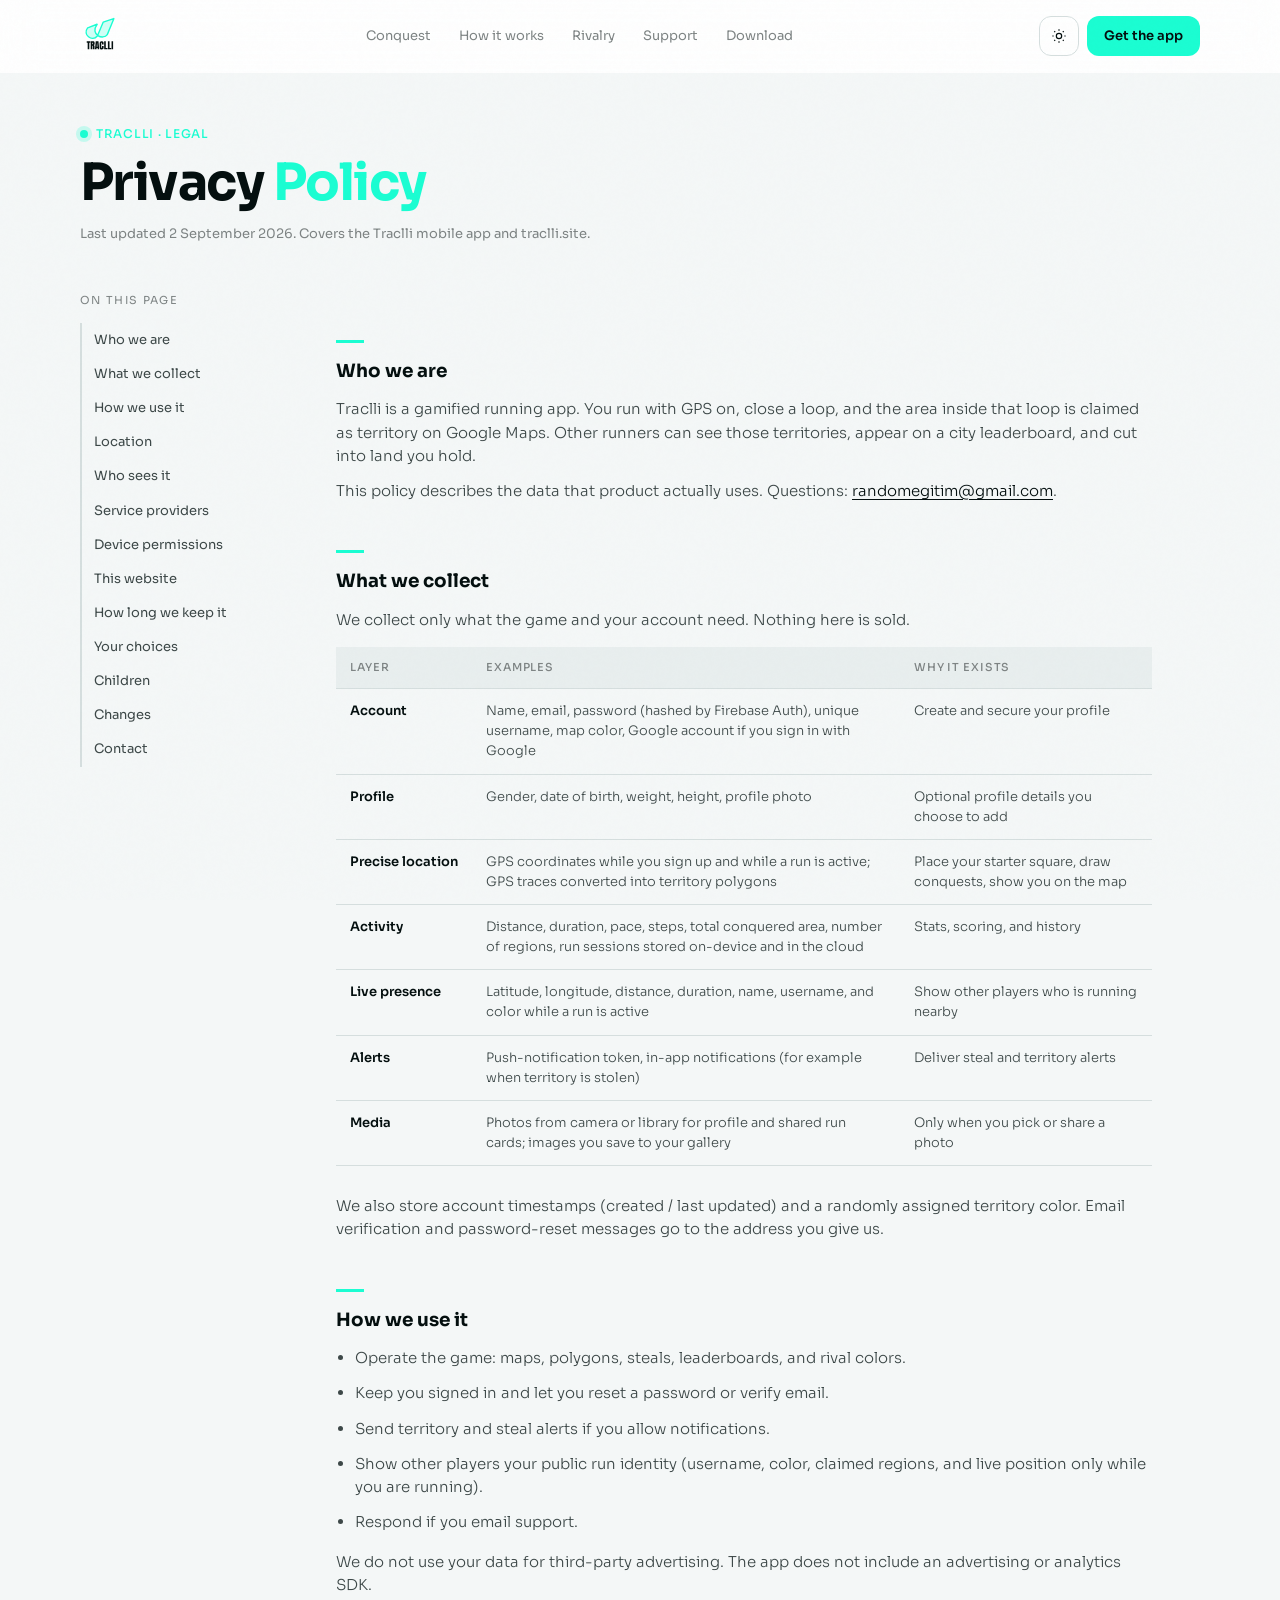
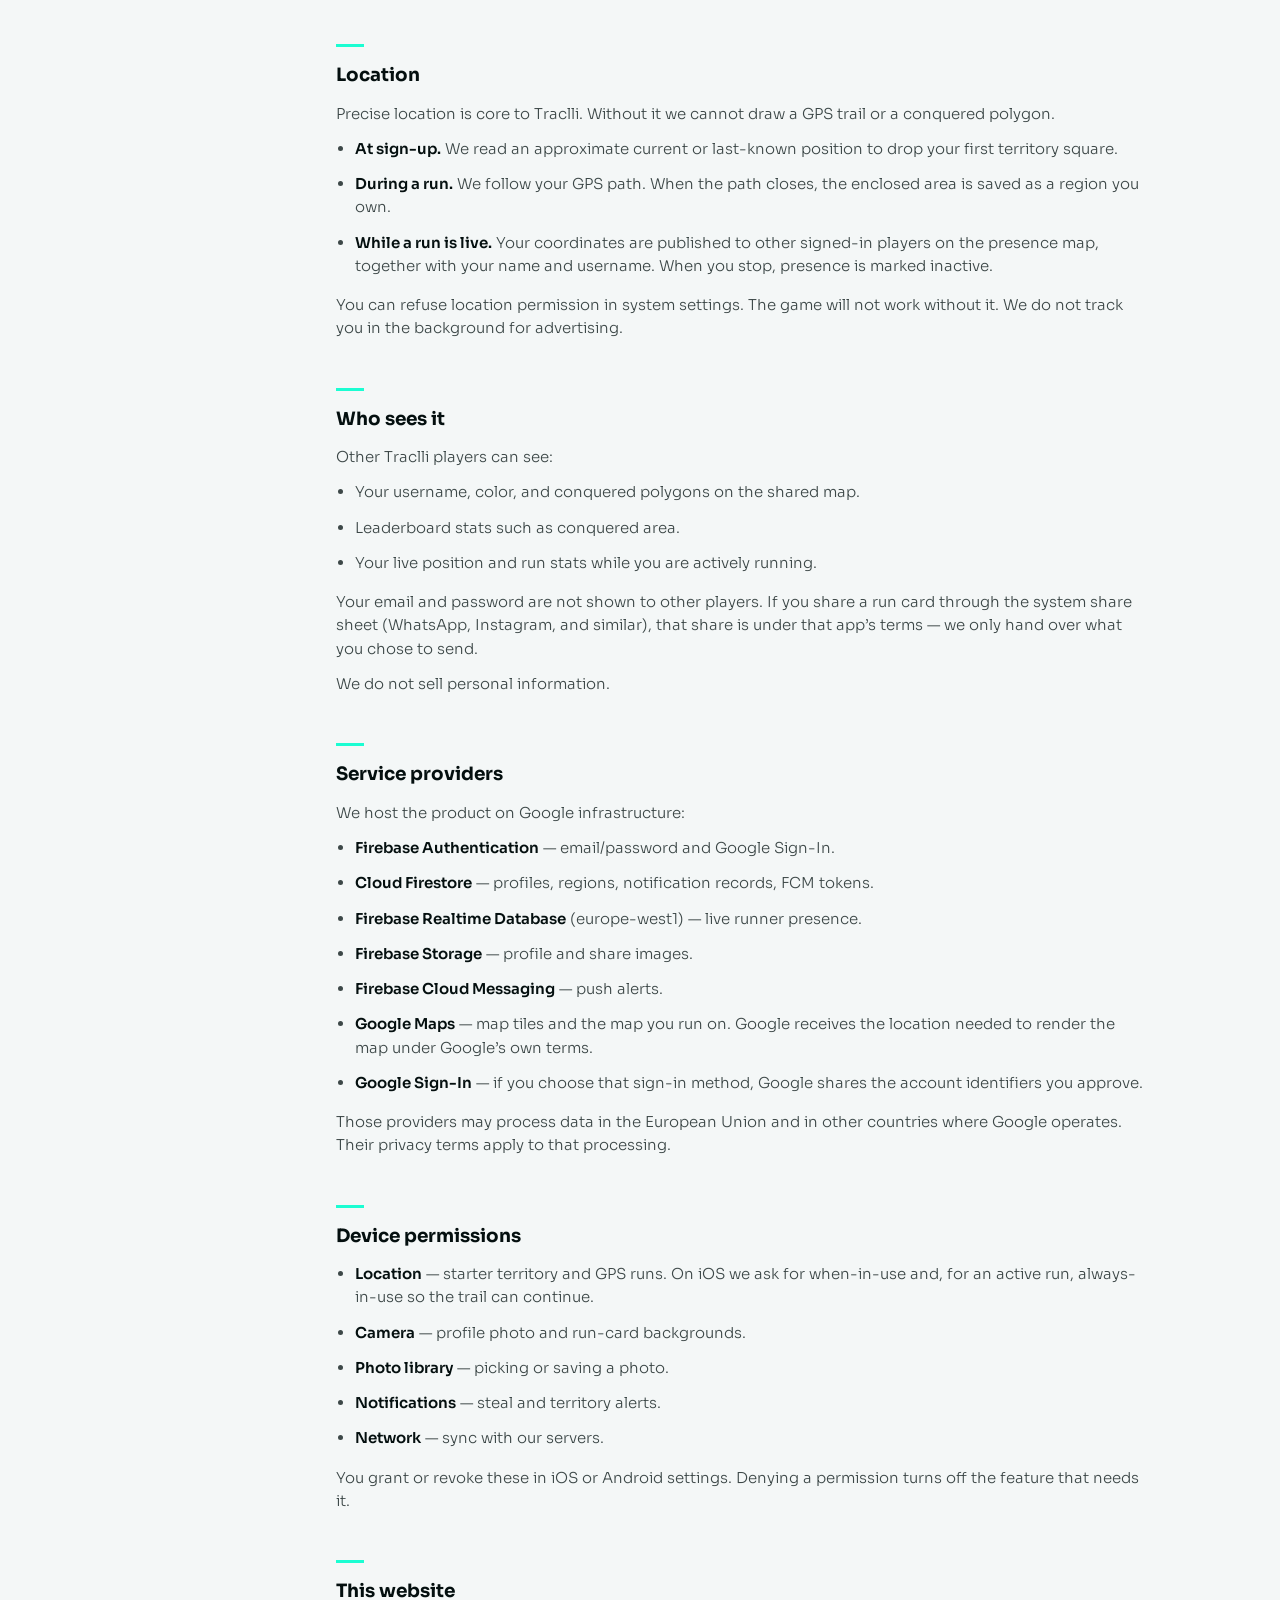
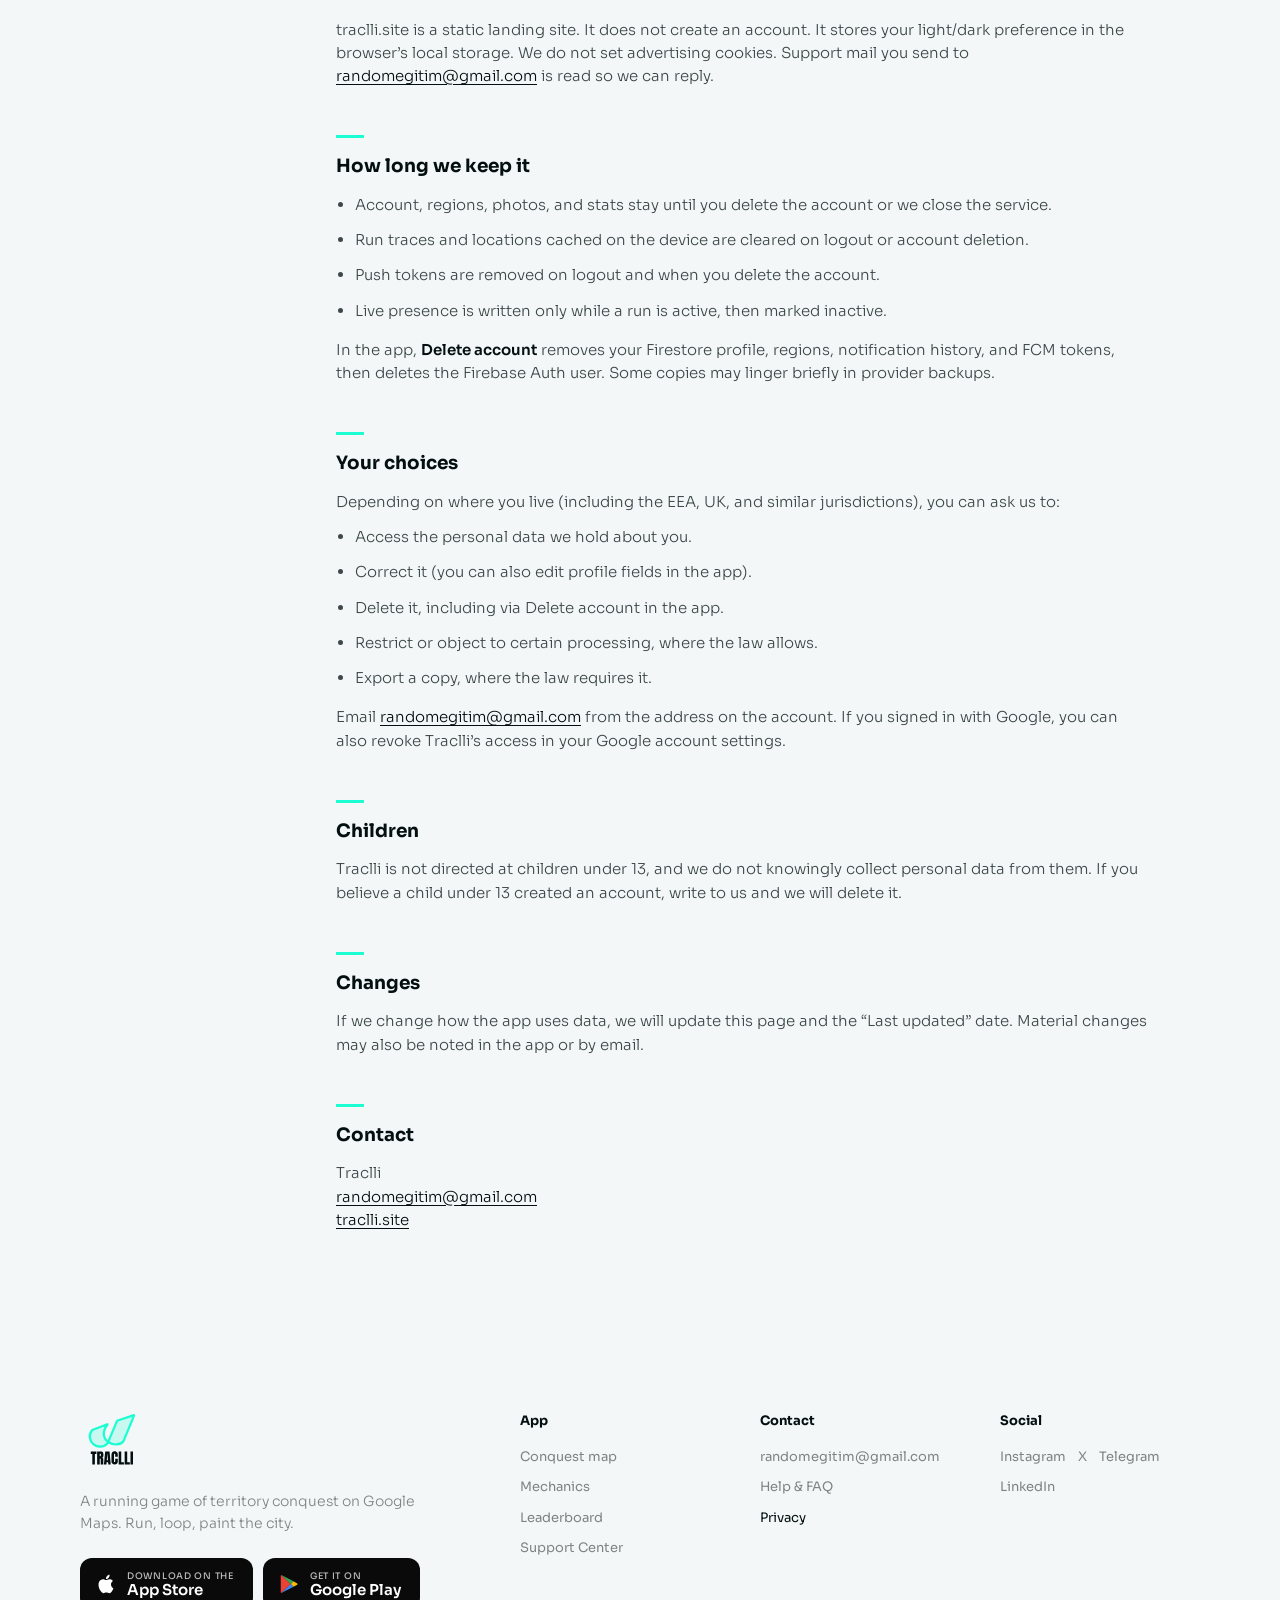
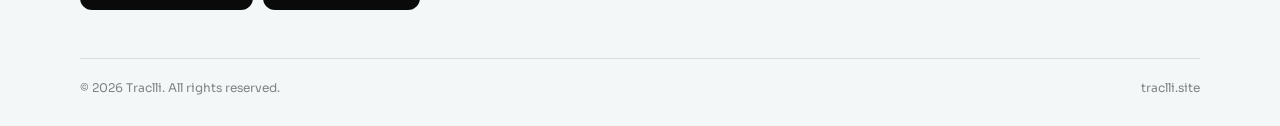
<file: privacy.html>
<!DOCTYPE html>
<html lang="en" data-theme="light">
<head>
  <meta charset="UTF-8">
  <meta name="viewport" content="width=device-width, initial-scale=1.0">
  <title>Privacy Policy — Traclli</title>
  <meta name="description" content="How Traclli collects, uses, and shares location, account, and activity data for territory conquest on Google Maps.">
  <meta name="theme-color" content="#F4F7F7">
  <link rel="icon" type="image/svg+xml" href="assets/app-icon.svg">

  <link rel="preconnect" href="https://fonts.googleapis.com">
  <link rel="preconnect" href="https://fonts.gstatic.com" crossorigin>
  <link href="https://fonts.googleapis.com/css2?family=Anton+SC&family=Gajraj+One&family=Sora:wght@300;400;500;600;700;800&display=swap" rel="stylesheet">

  <link rel="stylesheet" href="styles.css">
  <script>
    document.documentElement.setAttribute(
      "data-theme",
      localStorage.getItem("traclli-theme") === "dark" ? "dark" : "light"
    );
  </script>
</head>
<body>
  <svg class="icon-sprite" aria-hidden="true" focusable="false">
    <symbol id="traclli-logo" viewBox="0 0 512 512" fill="none">
      <path d="M98.1896 152.036L218.187 105.743C219.385 105.281 220.365 106.809 219.596 107.836C171.793 171.759 189.295 221.668 225.581 247.792L296.229 79.324C296.369 78.9901 296.645 78.7323 296.988 78.6157L431.366 32.8961C432.394 32.5464 433.356 33.5692 432.944 34.5738L349.302 238.371C349.271 238.447 349.232 238.521 349.187 238.589C324.1 276.456 264.201 275.596 225.581 247.792L222.532 255.062C222.481 255.183 222.409 255.299 222.324 255.398C152.495 336.929 30.1917 237.698 97.6495 152.437C97.789 152.26 97.9798 152.117 98.1896 152.036Z" fill="#1BFDD2" fill-opacity="0.2"/>
      <path d="M222.532 255.062L296.229 79.324C296.369 78.9901 296.645 78.7323 296.988 78.6157L431.366 32.8961C432.394 32.5464 433.356 33.5692 432.944 34.5738L349.302 238.371C349.271 238.447 349.232 238.521 349.187 238.589C300.53 312.034 120.915 239.794 219.596 107.836C220.365 106.809 219.385 105.281 218.187 105.743L98.1896 152.036C97.9798 152.117 97.789 152.26 97.6495 152.437C30.1917 237.698 152.495 336.929 222.324 255.398C222.409 255.299 222.481 255.183 222.532 255.062Z" stroke="#1BFDD2" stroke-width="17.7077"/>
      <path fill="currentColor" d="M98.418 427V343.68H86.1719V323.875H131.289V343.68H119.043V427H98.418ZM137.031 427V323.875H168.672C173.945 323.875 177.93 325.086 180.625 327.508C183.32 329.891 185.117 333.25 186.016 337.586C186.953 341.883 187.422 346.941 187.422 352.762C187.422 358.387 186.699 362.879 185.254 366.238C183.848 369.598 181.172 371.922 177.227 373.211C180.469 373.875 182.734 375.496 184.023 378.074C185.352 380.613 186.016 383.914 186.016 387.977V427H165.684V386.629C165.684 383.621 165.059 381.766 163.809 381.062C162.598 380.32 160.625 379.949 157.891 379.949V427H137.031ZM158.008 362.078H162.988C165.84 362.078 167.266 358.973 167.266 352.762C167.266 348.738 166.953 346.102 166.328 344.852C165.703 343.602 164.531 342.977 162.812 342.977H158.008V362.078ZM191.406 427L201.367 323.875H236.348L246.133 427H226.621L225.156 410.359H212.734L211.445 427H191.406ZM214.199 393.895H223.574L219.062 341.453H218.125L214.199 393.895ZM276.484 427.937C269.023 427.937 263.008 425.613 258.437 420.965C253.906 416.316 251.641 409.812 251.641 401.453V353.875C251.641 343.875 253.613 336.219 257.559 330.906C261.543 325.594 268.008 322.937 276.953 322.937C281.836 322.937 286.172 323.836 289.961 325.633C293.789 327.43 296.797 330.125 298.984 333.719C301.172 337.273 302.266 341.766 302.266 347.195V365.008H281.758V349.773C281.758 346.687 281.367 344.617 280.586 343.562C279.805 342.469 278.594 341.922 276.953 341.922C275.039 341.922 273.75 342.625 273.086 344.031C272.422 345.398 272.09 347.234 272.09 349.539V401.16C272.09 404.012 272.5 406.023 273.32 407.195C274.18 408.367 275.391 408.953 276.953 408.953C278.711 408.953 279.941 408.23 280.645 406.785C281.387 405.34 281.758 403.465 281.758 401.16V382.586H302.5V402.098C302.5 411.16 300.215 417.742 295.645 421.844C291.074 425.906 284.687 427.937 276.484 427.937ZM309.414 427V323.875H330.039V409.422H351.25V427H309.414ZM357.109 427V323.875H377.734V409.422H398.945V427H357.109ZM403.867 427V323.875H423.789V427H403.867Z"/>
    </symbol>
    <symbol id="icon-apple" viewBox="0 0 24 24" fill="currentColor">
      <path d="M18.71 19.5c-.83 1.24-1.71 2.45-3.05 2.47-1.34.03-1.77-.79-3.29-.79-1.53 0-2 .77-3.27.82-1.31.05-2.3-1.32-3.14-2.53C4.25 17 2.94 12.45 4.7 9.39c.87-1.52 2.43-2.48 4.12-2.51 1.28-.02 2.5.87 3.29.87.78 0 2.26-1.07 3.81-.91.65.03 2.47.26 3.64 1.98-.09.06-2.17 1.28-2.15 3.81.03 3.02 2.65 4.03 2.68 4.04-.03.07-.42 1.44-1.38 2.83M13 3.5c.73-.83 1.94-1.46 2.94-1.5.13 1.17-.34 2.35-1.04 3.19-.69.85-1.83 1.51-2.95 1.42-.15-1.15.41-2.35 1.05-3.11z"/>
    </symbol>
    <symbol id="icon-play" viewBox="0 0 24 24">
      <path fill="#EA4335" d="M3.61 2.16 13.8 12 3.61 21.84A1.5 1.5 0 0 1 3 20.63V3.37c0-.55.22-1.07.61-1.21z"/>
      <path fill="#FBBC04" d="M16.9 8.9 13.8 12l3.1 3.1 4.07-2.33c.5-.29.5-1.03 0-1.32L16.9 8.9z"/>
      <path fill="#4285F4" d="M3.61 21.84 13.8 12l3.1 3.1-13.29 6.74z"/>
      <path fill="#34A853" d="M16.9 8.9 3.61 2.16 13.8 12z"/>
    </symbol>
  </svg>
  <div class="noise" aria-hidden="true"></div>

  <header class="nav" id="nav">
    <div class="container nav-inner">
      <a href="index.html" class="brand" aria-label="Traclli home">
        <svg class="brand-logo" role="img" aria-label="Traclli"><use href="#traclli-logo"/></svg>
      </a>

      <nav class="nav-links" id="navLinks">
        <a href="index.html#story">Conquest</a>
        <a href="index.html#mechanics">How it works</a>
        <a href="index.html#rivalry">Rivalry</a>
        <a href="support.html">Support</a>
        <a href="index.html#download">Download</a>
      </nav>

      <div class="nav-actions">
        <button class="theme-toggle" id="themeToggle" type="button" aria-label="Toggle theme">
          <svg width="16" height="16" viewBox="0 0 24 24" fill="none" stroke="currentColor" stroke-width="1.8" aria-hidden="true"><circle cx="12" cy="12" r="4"/><path d="M12 2v2M12 20v2M4.9 4.9l1.4 1.4M17.7 17.7l1.4 1.4M2 12h2M20 12h2M4.9 19.1l1.4-1.4M17.7 6.3l1.4-1.4"/></svg>
        </button>
        <a class="btn btn-primary" href="index.html#download">Get the app</a>
        <button class="nav-toggle" id="navToggle" aria-label="Menu" aria-expanded="false">
          <span></span><span></span>
        </button>
      </div>
    </div>
  </header>

  <main class="legal">
    <div class="container">
      <header class="legal-hero">
        <p class="eyebrow"><span class="live-dot"></span> Traclli · legal</p>
        <h1>Privacy <em>Policy</em></h1>
        <p class="legal-meta">Last updated 2 September 2026. Covers the Traclli mobile app and traclli.site.</p>
      </header>

      <div class="legal-layout">
        <nav class="legal-toc" aria-label="On this page">
          <p>On this page</p>
          <a href="#who">Who we are</a>
          <a href="#collect">What we collect</a>
          <a href="#use">How we use it</a>
          <a href="#location">Location</a>
          <a href="#share">Who sees it</a>
          <a href="#processors">Service providers</a>
          <a href="#permissions">Device permissions</a>
          <a href="#site">This website</a>
          <a href="#retention">How long we keep it</a>
          <a href="#rights">Your choices</a>
          <a href="#children">Children</a>
          <a href="#changes">Changes</a>
          <a href="#contact">Contact</a>
        </nav>

        <article class="legal-doc">
          <h2 id="who">Who we are</h2>
          <p>
            Traclli is a gamified running app. You run with GPS on, close a loop, and the area inside that loop is claimed as territory on Google Maps. Other runners can see those territories, appear on a city leaderboard, and cut into land you hold.
          </p>
          <p>
            This policy describes the data that product actually uses. Questions: <a href="mailto:randomegitim@gmail.com">randomegitim@gmail.com</a>.
          </p>

          <h2 id="collect">What we collect</h2>
          <p>We collect only what the game and your account need. Nothing here is sold.</p>

          <table class="data-legend">
            <thead>
              <tr>
                <th>Layer</th>
                <th>Examples</th>
                <th>Why it exists</th>
              </tr>
            </thead>
            <tbody>
              <tr>
                <td>Account</td>
                <td>Name, email, password (hashed by Firebase Auth), unique username, map color, Google account if you sign in with Google</td>
                <td>Create and secure your profile</td>
              </tr>
              <tr>
                <td>Profile</td>
                <td>Gender, date of birth, weight, height, profile photo</td>
                <td>Optional profile details you choose to add</td>
              </tr>
              <tr>
                <td>Precise location</td>
                <td>GPS coordinates while you sign up and while a run is active; GPS traces converted into territory polygons</td>
                <td>Place your starter square, draw conquests, show you on the map</td>
              </tr>
              <tr>
                <td>Activity</td>
                <td>Distance, duration, pace, steps, total conquered area, number of regions, run sessions stored on-device and in the cloud</td>
                <td>Stats, scoring, and history</td>
              </tr>
              <tr>
                <td>Live presence</td>
                <td>Latitude, longitude, distance, duration, name, username, and color while a run is active</td>
                <td>Show other players who is running nearby</td>
              </tr>
              <tr>
                <td>Alerts</td>
                <td>Push-notification token, in-app notifications (for example when territory is stolen)</td>
                <td>Deliver steal and territory alerts</td>
              </tr>
              <tr>
                <td>Media</td>
                <td>Photos from camera or library for profile and shared run cards; images you save to your gallery</td>
                <td>Only when you pick or share a photo</td>
              </tr>
            </tbody>
          </table>

          <p>
            We also store account timestamps (created / last updated) and a randomly assigned territory color. Email verification and password-reset messages go to the address you give us.
          </p>

          <h2 id="use">How we use it</h2>
          <ul>
            <li>Operate the game: maps, polygons, steals, leaderboards, and rival colors.</li>
            <li>Keep you signed in and let you reset a password or verify email.</li>
            <li>Send territory and steal alerts if you allow notifications.</li>
            <li>Show other players your public run identity (username, color, claimed regions, and live position only while you are running).</li>
            <li>Respond if you email support.</li>
          </ul>
          <p>We do not use your data for third-party advertising. The app does not include an advertising or analytics SDK.</p>

          <h2 id="location">Location</h2>
          <p>
            Precise location is core to Traclli. Without it we cannot draw a GPS trail or a conquered polygon.
          </p>
          <ul>
            <li><strong>At sign-up.</strong> We read an approximate current or last-known position to drop your first territory square.</li>
            <li><strong>During a run.</strong> We follow your GPS path. When the path closes, the enclosed area is saved as a region you own.</li>
            <li><strong>While a run is live.</strong> Your coordinates are published to other signed-in players on the presence map, together with your name and username. When you stop, presence is marked inactive.</li>
          </ul>
          <p>
            You can refuse location permission in system settings. The game will not work without it. We do not track you in the background for advertising.
          </p>

          <h2 id="share">Who sees it</h2>
          <p>Other Traclli players can see:</p>
          <ul>
            <li>Your username, color, and conquered polygons on the shared map.</li>
            <li>Leaderboard stats such as conquered area.</li>
            <li>Your live position and run stats while you are actively running.</li>
          </ul>
          <p>
            Your email and password are not shown to other players. If you share a run card through the system share sheet (WhatsApp, Instagram, and similar), that share is under that app’s terms — we only hand over what you chose to send.
          </p>
          <p>We do not sell personal information.</p>

          <h2 id="processors">Service providers</h2>
          <p>We host the product on Google infrastructure:</p>
          <ul>
            <li><strong>Firebase Authentication</strong> — email/password and Google Sign-In.</li>
            <li><strong>Cloud Firestore</strong> — profiles, regions, notification records, FCM tokens.</li>
            <li><strong>Firebase Realtime Database</strong> (europe-west1) — live runner presence.</li>
            <li><strong>Firebase Storage</strong> — profile and share images.</li>
            <li><strong>Firebase Cloud Messaging</strong> — push alerts.</li>
            <li><strong>Google Maps</strong> — map tiles and the map you run on. Google receives the location needed to render the map under Google’s own terms.</li>
            <li><strong>Google Sign-In</strong> — if you choose that sign-in method, Google shares the account identifiers you approve.</li>
          </ul>
          <p>
            Those providers may process data in the European Union and in other countries where Google operates. Their privacy terms apply to that processing.
          </p>

          <h2 id="permissions">Device permissions</h2>
          <ul>
            <li><strong>Location</strong> — starter territory and GPS runs. On iOS we ask for when-in-use and, for an active run, always-in-use so the trail can continue.</li>
            <li><strong>Camera</strong> — profile photo and run-card backgrounds.</li>
            <li><strong>Photo library</strong> — picking or saving a photo.</li>
            <li><strong>Notifications</strong> — steal and territory alerts.</li>
            <li><strong>Network</strong> — sync with our servers.</li>
          </ul>
          <p>You grant or revoke these in iOS or Android settings. Denying a permission turns off the feature that needs it.</p>

          <h2 id="site">This website</h2>
          <p>
            traclli.site is a static landing site. It does not create an account. It stores your light/dark preference in the browser’s local storage. We do not set advertising cookies. Support mail you send to <a href="mailto:randomegitim@gmail.com">randomegitim@gmail.com</a> is read so we can reply.
          </p>

          <h2 id="retention">How long we keep it</h2>
          <ul>
            <li>Account, regions, photos, and stats stay until you delete the account or we close the service.</li>
            <li>Run traces and locations cached on the device are cleared on logout or account deletion.</li>
            <li>Push tokens are removed on logout and when you delete the account.</li>
            <li>Live presence is written only while a run is active, then marked inactive.</li>
          </ul>
          <p>
            In the app, <strong>Delete account</strong> removes your Firestore profile, regions, notification history, and FCM tokens, then deletes the Firebase Auth user. Some copies may linger briefly in provider backups.
          </p>

          <h2 id="rights">Your choices</h2>
          <p>Depending on where you live (including the EEA, UK, and similar jurisdictions), you can ask us to:</p>
          <ul>
            <li>Access the personal data we hold about you.</li>
            <li>Correct it (you can also edit profile fields in the app).</li>
            <li>Delete it, including via Delete account in the app.</li>
            <li>Restrict or object to certain processing, where the law allows.</li>
            <li>Export a copy, where the law requires it.</li>
          </ul>
          <p>
            Email <a href="mailto:randomegitim@gmail.com">randomegitim@gmail.com</a> from the address on the account. If you signed in with Google, you can also revoke Traclli’s access in your Google account settings.
          </p>

          <h2 id="children">Children</h2>
          <p>
            Traclli is not directed at children under 13, and we do not knowingly collect personal data from them. If you believe a child under 13 created an account, write to us and we will delete it.
          </p>

          <h2 id="changes">Changes</h2>
          <p>
            If we change how the app uses data, we will update this page and the “Last updated” date. Material changes may also be noted in the app or by email.
          </p>

          <h2 id="contact">Contact</h2>
          <p>
            Traclli<br>
            <a href="mailto:randomegitim@gmail.com">randomegitim@gmail.com</a><br>
            <a href="https://traclli.site">traclli.site</a>
          </p>
        </article>
      </div>
    </div>
  </main>

  <footer class="footer">
    <div class="container footer-grid">
      <div class="footer-brand">
        <svg class="brand-logo brand-logo-lg" role="img" aria-label="Traclli"><use href="#traclli-logo"/></svg>
        <p>A running game of territory conquest on Google Maps. Run, loop, paint the city.</p>
        <div class="store-row">
          <a class="store-badge" href="https://apps.apple.com/search?term=Traclli" target="_blank" rel="noopener noreferrer">
            <svg class="store-badge-icon" aria-hidden="true"><use href="#icon-apple"/></svg>
            <span class="store-badge-text">
              <small>Download on the</small>
              <strong>App Store</strong>
            </span>
          </a>
          <a class="store-badge" href="https://play.google.com/store/apps/details?id=com.hamitseyrek.run_field" target="_blank" rel="noopener noreferrer">
            <svg class="store-badge-icon" aria-hidden="true"><use href="#icon-play"/></svg>
            <span class="store-badge-text">
              <small>Get it on</small>
              <strong>Google Play</strong>
            </span>
          </a>
        </div>
      </div>
      <div>
        <h4>App</h4>
        <a href="index.html#story">Conquest map</a>
        <a href="index.html#mechanics">Mechanics</a>
        <a href="index.html#rivalry">Leaderboard</a>
        <a href="support.html">Support Center</a>
      </div>
      <div>
        <h4>Contact</h4>
        <a href="mailto:randomegitim@gmail.com">randomegitim@gmail.com</a>
        <a href="support.html">Help & FAQ</a>
        <a href="privacy.html" aria-current="page">Privacy</a>
      </div>
      <div>
        <h4>Social</h4>
        <div class="socials">
          <a href="#" aria-label="Instagram">Instagram</a>
          <a href="#" aria-label="X">X</a>
          <a href="#" aria-label="Telegram">Telegram</a>
          <a href="#" aria-label="LinkedIn">LinkedIn</a>
        </div>
      </div>
    </div>
    <div class="container footer-bottom">
      <span>© 2026 Traclli. All rights reserved.</span>
      <span>traclli.site</span>
    </div>
  </footer>

  <script src="site.js"></script>
</body>
</html>
</file>
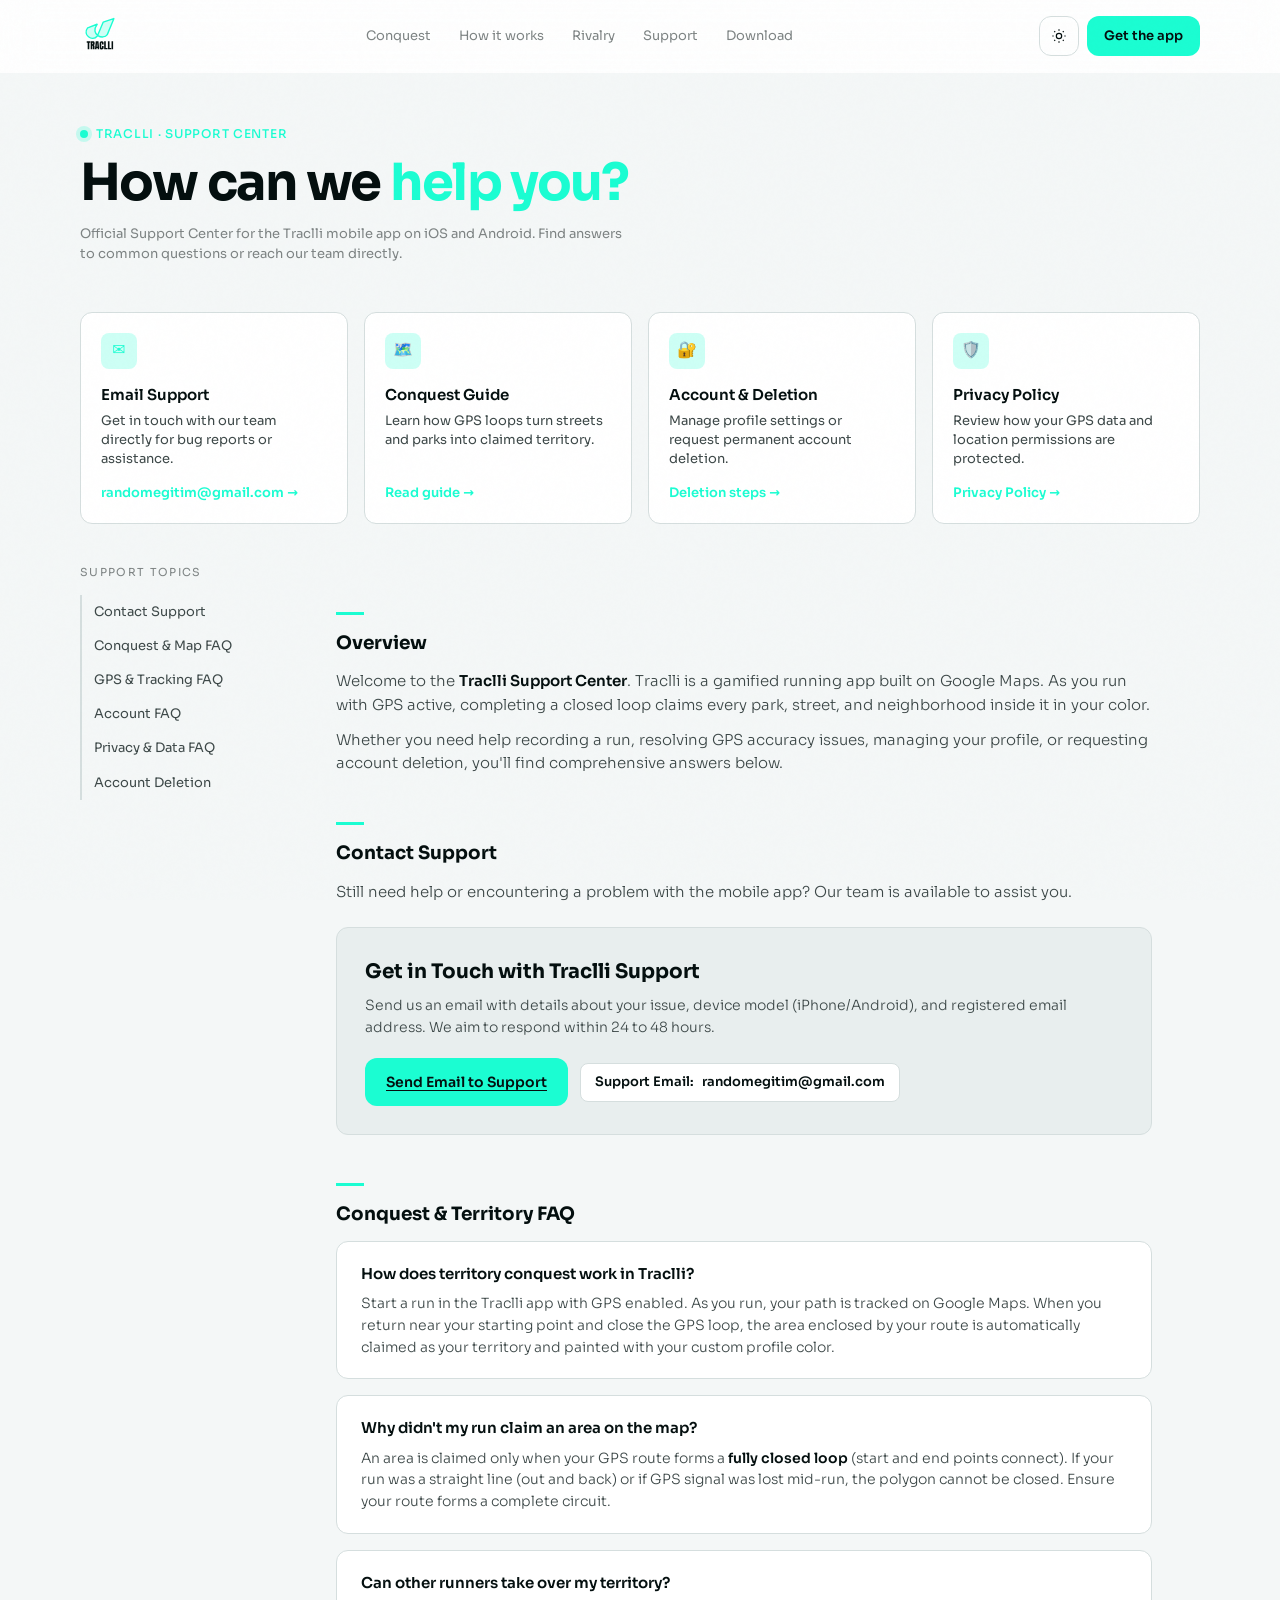
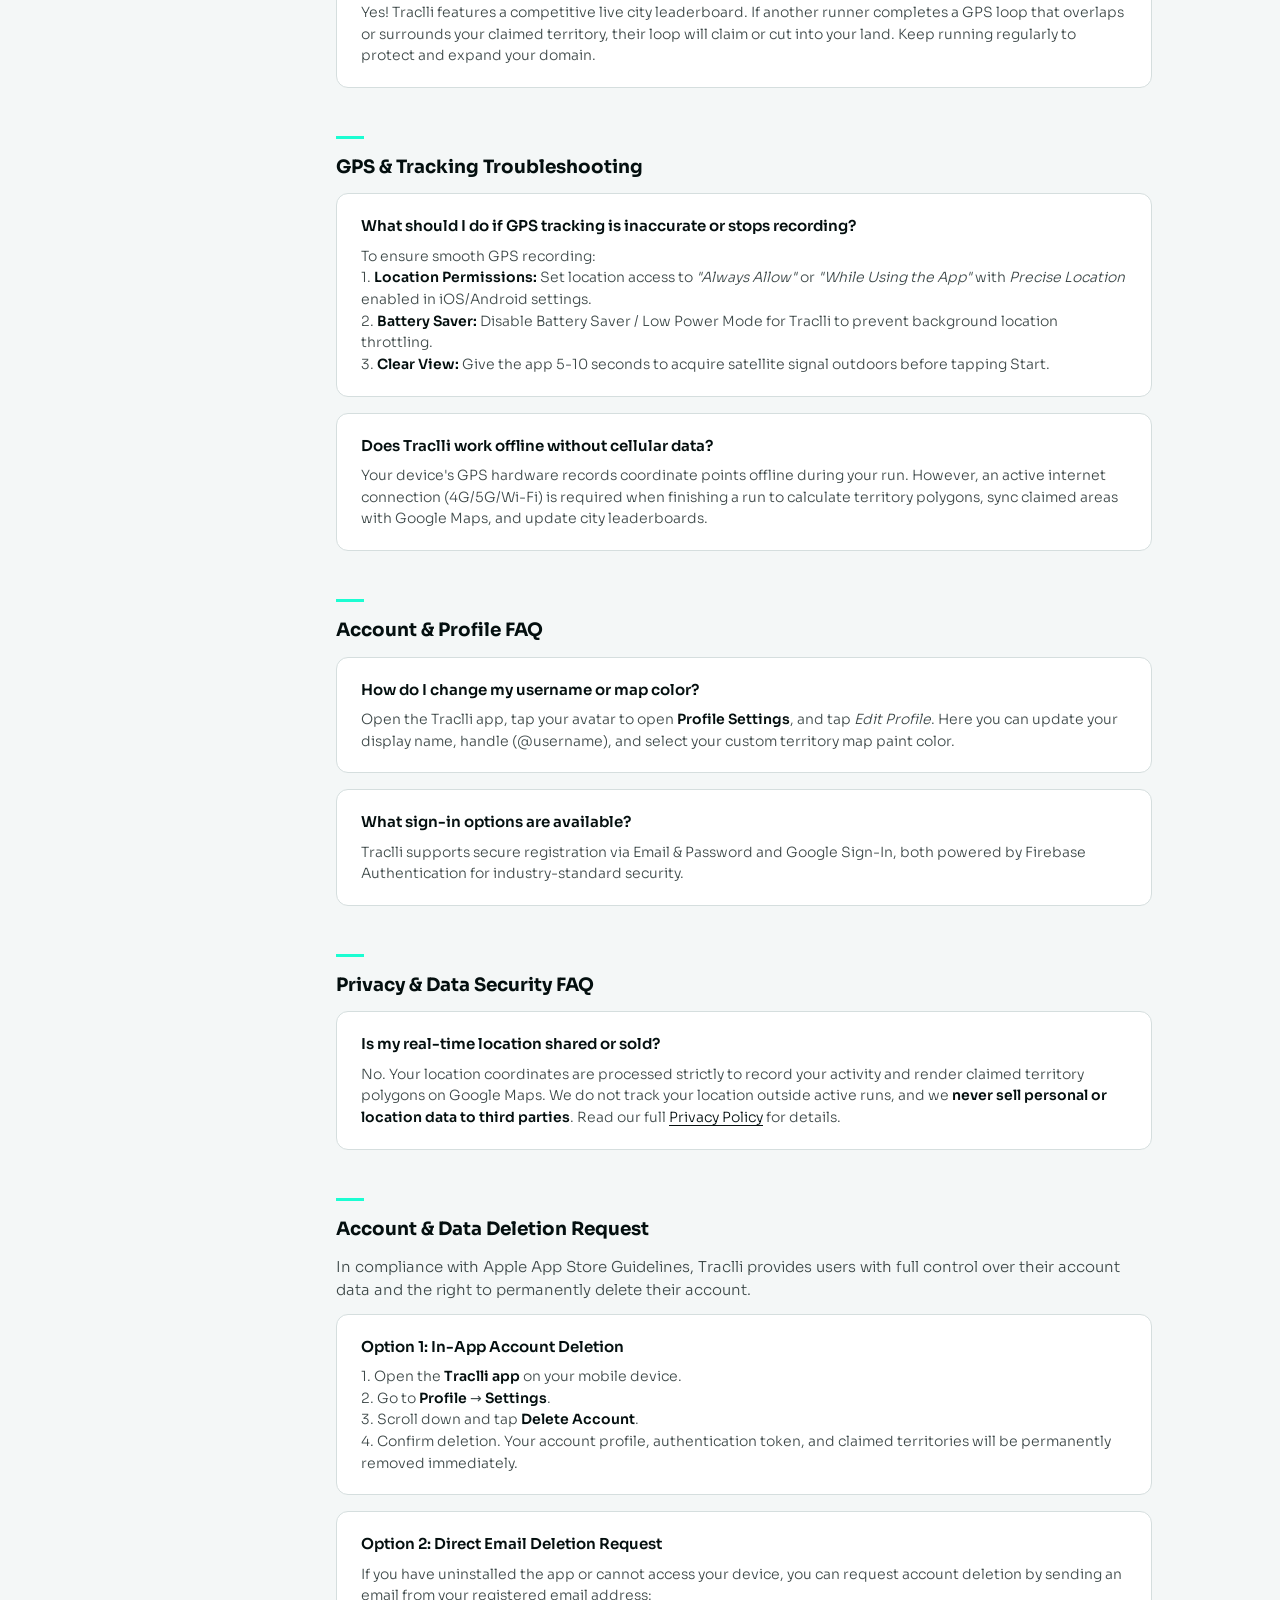
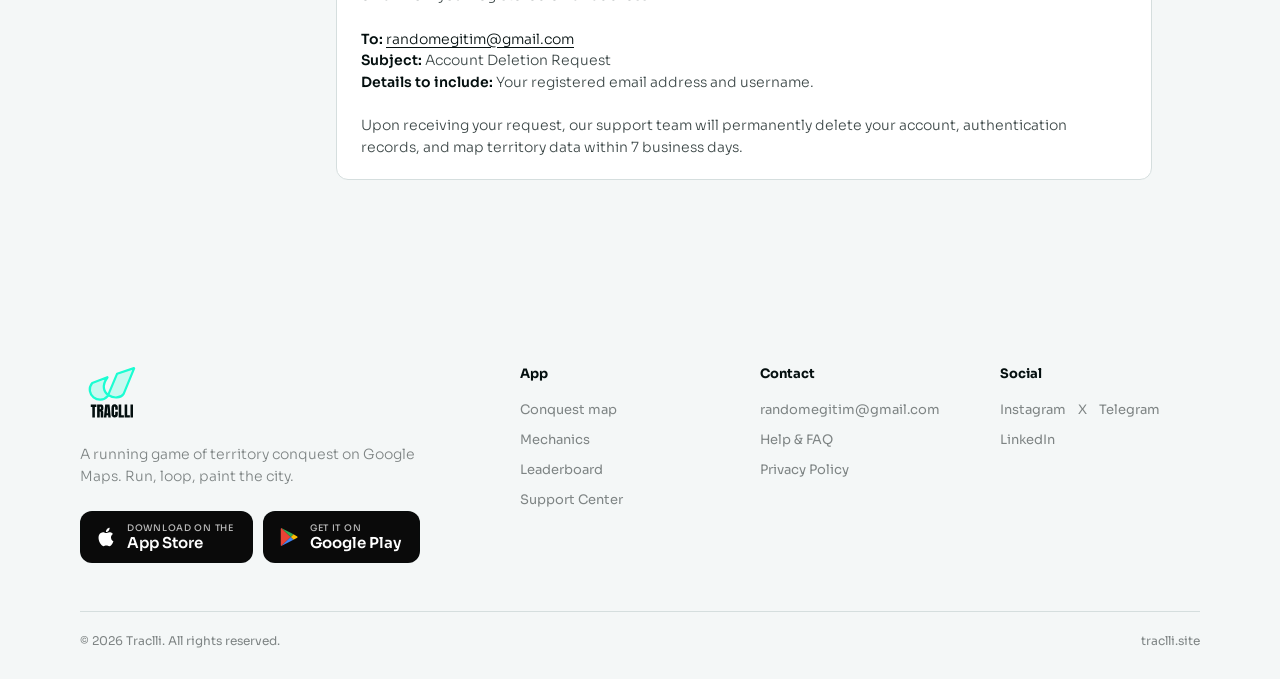
<file: support.html>
<!DOCTYPE html>
<html lang="en" data-theme="light">
<head>
  <meta charset="UTF-8">
  <meta name="viewport" content="width=device-width, initial-scale=1.0">
  <title>Support — Traclli</title>
  <meta name="description" content="Official Traclli Support Center. Find answers to common questions about GPS territory conquest, location accuracy, accounts, or contact our support team.">
  <meta name="theme-color" content="#F4F7F7">
  <link rel="icon" type="image/svg+xml" href="assets/app-icon.svg">

  <!-- Open Graph Metadata -->
  <meta property="og:title" content="Support — Traclli">
  <meta property="og:description" content="Official Traclli Support Center. Get help with GPS loop conquest, account settings, location tracking, and data management.">
  <meta property="og:type" content="website">
  <meta property="og:url" content="https://traclli.site/support.html">
  <meta property="og:image" content="https://traclli.site/assets/hero_mockup.jpg">

  <link rel="preconnect" href="https://fonts.googleapis.com">
  <link rel="preconnect" href="https://fonts.gstatic.com" crossorigin>
  <link href="https://fonts.googleapis.com/css2?family=Anton+SC&family=Gajraj+One&family=Sora:wght@300;400;500;600;700;800&display=swap" rel="stylesheet">

  <link rel="stylesheet" href="styles.css">
  <script>
    document.documentElement.setAttribute(
      "data-theme",
      localStorage.getItem("traclli-theme") === "dark" ? "dark" : "light"
    );
  </script>
</head>
<body>
  <svg class="icon-sprite" aria-hidden="true" focusable="false">
    <symbol id="traclli-logo" viewBox="0 0 512 512" fill="none">
      <path d="M98.1896 152.036L218.187 105.743C219.385 105.281 220.365 106.809 219.596 107.836C171.793 171.759 189.295 221.668 225.581 247.792L296.229 79.324C296.369 78.9901 296.645 78.7323 296.988 78.6157L431.366 32.8961C432.394 32.5464 433.356 33.5692 432.944 34.5738L349.302 238.371C349.271 238.447 349.232 238.521 349.187 238.589C324.1 276.456 264.201 275.596 225.581 247.792L222.532 255.062C222.481 255.183 222.409 255.299 222.324 255.398C152.495 336.929 30.1917 237.698 97.6495 152.437C97.789 152.26 97.9798 152.117 98.1896 152.036Z" fill="#1BFDD2" fill-opacity="0.2"/>
      <path d="M222.532 255.062L296.229 79.324C296.369 78.9901 296.645 78.7323 296.988 78.6157L431.366 32.8961C432.394 32.5464 433.356 33.5692 432.944 34.5738L349.302 238.371C349.271 238.447 349.232 238.521 349.187 238.589C300.53 312.034 120.915 239.794 219.596 107.836C220.365 106.809 219.385 105.281 218.187 105.743L98.1896 152.036C97.9798 152.117 97.789 152.26 97.6495 152.437C30.1917 237.698 152.495 336.929 222.324 255.398C222.409 255.299 222.481 255.183 222.532 255.062Z" stroke="#1BFDD2" stroke-width="17.7077"/>
      <path fill="currentColor" d="M98.418 427V343.68H86.1719V323.875H131.289V343.68H119.043V427H98.418ZM137.031 427V323.875H168.672C173.945 323.875 177.93 325.086 180.625 327.508C183.32 329.891 185.117 333.25 186.016 337.586C186.953 341.883 187.422 346.941 187.422 352.762C187.422 358.387 186.699 362.879 185.254 366.238C183.848 369.598 181.172 371.922 177.227 373.211C180.469 373.875 182.734 375.496 184.023 378.074C185.352 380.613 186.016 383.914 186.016 387.977V427H165.684V386.629C165.684 383.621 165.059 381.766 163.809 381.062C162.598 380.32 160.625 379.949 157.891 379.949V427H137.031ZM158.008 362.078H162.988C165.84 362.078 167.266 358.973 167.266 352.762C167.266 348.738 166.953 346.102 166.328 344.852C165.703 343.602 164.531 342.977 162.812 342.977H158.008V362.078ZM191.406 427L201.367 323.875H236.348L246.133 427H226.621L225.156 410.359H212.734L211.445 427H191.406ZM214.199 393.895H223.574L219.062 341.453H218.125L214.199 393.895ZM276.484 427.937C269.023 427.937 263.008 425.613 258.437 420.965C253.906 416.316 251.641 409.812 251.641 401.453V353.875C251.641 343.875 253.613 336.219 257.559 330.906C261.543 325.594 268.008 322.937 276.953 322.937C281.836 322.937 286.172 323.836 289.961 325.633C293.789 327.43 296.797 330.125 298.984 333.719C301.172 337.273 302.266 341.766 302.266 347.195V365.008H281.758V349.773C281.758 346.687 281.367 344.617 280.586 343.562C279.805 342.469 278.594 341.922 276.953 341.922C275.039 341.922 273.75 342.625 273.086 344.031C272.422 345.398 272.09 347.234 272.09 349.539V401.16C272.09 404.012 272.5 406.023 273.32 407.195C274.18 408.367 275.391 408.953 276.953 408.953C278.711 408.953 279.941 408.23 280.645 406.785C281.387 405.34 281.758 403.465 281.758 401.16V382.586H302.5V402.098C302.5 411.16 300.215 417.742 295.645 421.844C291.074 425.906 284.687 427.937 276.484 427.937ZM309.414 427V323.875H330.039V409.422H351.25V427H309.414ZM357.109 427V323.875H377.734V409.422H398.945V427H357.109ZM403.867 427V323.875H423.789V427H403.867Z"/>
    </symbol>
    <symbol id="icon-apple" viewBox="0 0 24 24" fill="currentColor">
      <path d="M18.71 19.5c-.83 1.24-1.71 2.45-3.05 2.47-1.34.03-1.77-.79-3.29-.79-1.53 0-2 .77-3.27.82-1.31.05-2.3-1.32-3.14-2.53C4.25 17 2.94 12.45 4.7 9.39c.87-1.52 2.43-2.48 4.12-2.51 1.28-.02 2.5.87 3.29.87.78 0 2.26-1.07 3.81-.91.65.03 2.47.26 3.64 1.98-.09.06-2.17 1.28-2.15 3.81.03 3.02 2.65 4.03 2.68 4.04-.03.07-.42 1.44-1.38 2.83M13 3.5c.73-.83 1.94-1.46 2.94-1.5.13 1.17-.34 2.35-1.04 3.19-.69.85-1.83 1.51-2.95 1.42-.15-1.15.41-2.35 1.05-3.11z"/>
    </symbol>
    <symbol id="icon-play" viewBox="0 0 24 24">
      <path fill="#EA4335" d="M3.61 2.16 13.8 12 3.61 21.84A1.5 1.5 0 0 1 3 20.63V3.37c0-.55.22-1.07.61-1.21z"/>
      <path fill="#FBBC04" d="M16.9 8.9 13.8 12l3.1 3.1 4.07-2.33c.5-.29.5-1.03 0-1.32L16.9 8.9z"/>
      <path fill="#4285F4" d="M3.61 21.84 13.8 12l3.1 3.1-13.29 6.74z"/>
      <path fill="#34A853" d="M16.9 8.9 3.61 2.16 13.8 12z"/>
    </symbol>
  </svg>
  <div class="noise" aria-hidden="true"></div>

  <!-- HEADER NAVBAR -->
  <header class="nav" id="nav">
    <div class="container nav-inner">
      <a href="index.html" class="brand" aria-label="Traclli home">
        <svg class="brand-logo" role="img" aria-label="Traclli"><use href="#traclli-logo"/></svg>
      </a>

      <nav class="nav-links" id="navLinks">
        <a href="index.html#story">Conquest</a>
        <a href="index.html#mechanics">How it works</a>
        <a href="index.html#rivalry">Rivalry</a>
        <a href="support.html" class="active">Support</a>
        <a href="index.html#download">Download</a>
      </nav>

      <div class="nav-actions">
        <button class="theme-toggle" id="themeToggle" type="button" aria-label="Toggle theme">
          <svg width="16" height="16" viewBox="0 0 24 24" fill="none" stroke="currentColor" stroke-width="1.8" aria-hidden="true"><circle cx="12" cy="12" r="4"/><path d="M12 2v2M12 20v2M4.9 4.9l1.4 1.4M17.7 17.7l1.4 1.4M2 12h2M20 12h2M4.9 19.1l1.4-1.4M17.7 6.3l1.4-1.4"/></svg>
        </button>
        <a class="btn btn-primary" href="index.html#download">Get the app</a>
        <button class="nav-toggle" id="navToggle" aria-label="Menu" aria-expanded="false">
          <span></span><span></span>
        </button>
      </div>
    </div>
  </header>

  <!-- MAIN SUPPORT CONTENT -->
  <main class="legal">
    <div class="container">
      <header class="legal-hero">
        <p class="eyebrow"><span class="live-dot"></span> Traclli · support center</p>
        <h1>How can we <em>help you?</em></h1>
        <p class="legal-meta">Official Support Center for the Traclli mobile app on iOS and Android. Find answers to common questions or reach our team directly.</p>
      </header>

      <!-- Quick Action Cards -->
      <div class="support-cards-grid">
        <div class="support-card">
          <div>
            <div class="support-card-icon">✉️</div>
            <h3>Email Support</h3>
            <p>Get in touch with our team directly for bug reports or assistance.</p>
          </div>
          <a href="mailto:randomegitim@gmail.com" class="support-card-link">randomegitim@gmail.com →</a>
        </div>

        <div class="support-card">
          <div>
            <div class="support-card-icon">🗺️</div>
            <h3>Conquest Guide</h3>
            <p>Learn how GPS loops turn streets and parks into claimed territory.</p>
          </div>
          <a href="#conquest" class="support-card-link">Read guide →</a>
        </div>

        <div class="support-card">
          <div>
            <div class="support-card-icon">🔐</div>
            <h3>Account & Deletion</h3>
            <p>Manage profile settings or request permanent account deletion.</p>
          </div>
          <a href="#deletion" class="support-card-link">Deletion steps →</a>
        </div>

        <div class="support-card">
          <div>
            <div class="support-card-icon">🛡️</div>
            <h3>Privacy Policy</h3>
            <p>Review how your GPS data and location permissions are protected.</p>
          </div>
          <a href="privacy.html" class="support-card-link">Privacy Policy →</a>
        </div>
      </div>

      <!-- Support Layout with TOC and Document Sections -->
      <div class="legal-layout">
        <nav class="legal-toc" aria-label="Support navigation">
          <p>Support Topics</p>
          <a href="#contact">Contact Support</a>
          <a href="#conquest">Conquest & Map FAQ</a>
          <a href="#gps">GPS & Tracking FAQ</a>
          <a href="#account">Account FAQ</a>
          <a href="#privacy">Privacy & Data FAQ</a>
          <a href="#deletion">Account Deletion</a>
        </nav>

        <article class="legal-doc">
          <!-- Overview -->
          <h2 id="overview">Overview</h2>
          <p>
            Welcome to the <strong>Traclli Support Center</strong>. Traclli is a gamified running app built on Google Maps. As you run with GPS active, completing a closed loop claims every park, street, and neighborhood inside it in your color.
          </p>
          <p>
            Whether you need help recording a run, resolving GPS accuracy issues, managing your profile, or requesting account deletion, you'll find comprehensive answers below.
          </p>

          <!-- Contact Support -->
          <h2 id="contact">Contact Support</h2>
          <p>
            Still need help or encountering a problem with the mobile app? Our team is available to assist you.
          </p>
          <div class="contact-banner">
            <h3>Get in Touch with Traclli Support</h3>
            <p>
              Send us an email with details about your issue, device model (iPhone/Android), and registered email address. We aim to respond within 24 to 48 hours.
            </p>
            <div class="contact-banner-actions">
              <a class="btn btn-primary" href="mailto:randomegitim@gmail.com?subject=Traclli%20App%20Support%20Request">
                Send Email to Support
              </a>
              <div class="contact-email-badge">
                <span>Support Email:</span> <strong>randomegitim@gmail.com</strong>
              </div>
            </div>
          </div>

          <!-- Conquest & Map FAQ -->
          <h2 id="conquest">Conquest & Territory FAQ</h2>

          <div class="faq-box">
            <h3>How does territory conquest work in Traclli?</h3>
            <p>
              Start a run in the Traclli app with GPS enabled. As you run, your path is tracked on Google Maps. When you return near your starting point and close the GPS loop, the area enclosed by your route is automatically claimed as your territory and painted with your custom profile color.
            </p>
          </div>

          <div class="faq-box">
            <h3>Why didn't my run claim an area on the map?</h3>
            <p>
              An area is claimed only when your GPS route forms a <strong>fully closed loop</strong> (start and end points connect). If your run was a straight line (out and back) or if GPS signal was lost mid-run, the polygon cannot be closed. Ensure your route forms a complete circuit.
            </p>
          </div>

          <div class="faq-box">
            <h3>Can other runners take over my territory?</h3>
            <p>
              Yes! Traclli features a competitive live city leaderboard. If another runner completes a GPS loop that overlaps or surrounds your claimed territory, their loop will claim or cut into your land. Keep running regularly to protect and expand your domain.
            </p>
          </div>

          <!-- GPS & Tracking FAQ -->
          <h2 id="gps">GPS & Tracking Troubleshooting</h2>

          <div class="faq-box">
            <h3>What should I do if GPS tracking is inaccurate or stops recording?</h3>
            <p>
              To ensure smooth GPS recording:
              <br>1. <strong>Location Permissions:</strong> Set location access to <em>"Always Allow"</em> or <em>"While Using the App"</em> with <em>Precise Location</em> enabled in iOS/Android settings.
              <br>2. <strong>Battery Saver:</strong> Disable Battery Saver / Low Power Mode for Traclli to prevent background location throttling.
              <br>3. <strong>Clear View:</strong> Give the app 5-10 seconds to acquire satellite signal outdoors before tapping Start.
            </p>
          </div>

          <div class="faq-box">
            <h3>Does Traclli work offline without cellular data?</h3>
            <p>
              Your device's GPS hardware records coordinate points offline during your run. However, an active internet connection (4G/5G/Wi-Fi) is required when finishing a run to calculate territory polygons, sync claimed areas with Google Maps, and update city leaderboards.
            </p>
          </div>

          <!-- Account & Profile FAQ -->
          <h2 id="account">Account & Profile FAQ</h2>

          <div class="faq-box">
            <h3>How do I change my username or map color?</h3>
            <p>
              Open the Traclli app, tap your avatar to open <strong>Profile Settings</strong>, and tap <em>Edit Profile</em>. Here you can update your display name, handle (@username), and select your custom territory map paint color.
            </p>
          </div>

          <div class="faq-box">
            <h3>What sign-in options are available?</h3>
            <p>
              Traclli supports secure registration via Email & Password and Google Sign-In, both powered by Firebase Authentication for industry-standard security.
            </p>
          </div>

          <!-- Privacy & Data FAQ -->
          <h2 id="privacy">Privacy & Data Security FAQ</h2>

          <div class="faq-box">
            <h3>Is my real-time location shared or sold?</h3>
            <p>
              No. Your location coordinates are processed strictly to record your activity and render claimed territory polygons on Google Maps. We do not track your location outside active runs, and we <strong>never sell personal or location data to third parties</strong>. Read our full <a href="privacy.html">Privacy Policy</a> for details.
            </p>
          </div>

          <!-- Account & Data Deletion -->
          <h2 id="deletion">Account & Data Deletion Request</h2>
          <p>
            In compliance with Apple App Store Guidelines, Traclli provides users with full control over their account data and the right to permanently delete their account.
          </p>

          <div class="faq-box">
            <h3>Option 1: In-App Account Deletion</h3>
            <p>
              1. Open the <strong>Traclli app</strong> on your mobile device.
              <br>2. Go to <strong>Profile</strong> → <strong>Settings</strong>.
              <br>3. Scroll down and tap <strong>Delete Account</strong>.
              <br>4. Confirm deletion. Your account profile, authentication token, and claimed territories will be permanently removed immediately.
            </p>
          </div>

          <div class="faq-box">
            <h3>Option 2: Direct Email Deletion Request</h3>
            <p>
              If you have uninstalled the app or cannot access your device, you can request account deletion by sending an email from your registered email address:
              <br><br>
              <strong>To:</strong> <a href="mailto:randomegitim@gmail.com?subject=Account%20Deletion%20Request">randomegitim@gmail.com</a>
              <br>
              <strong>Subject:</strong> Account Deletion Request
              <br>
              <strong>Details to include:</strong> Your registered email address and username.
              <br><br>
              Upon receiving your request, our support team will permanently delete your account, authentication records, and map territory data within 7 business days.
            </p>
          </div>
        </article>
      </div>
    </div>
  </main>

  <!-- FOOTER -->
  <footer class="footer" id="download">
    <div class="container footer-grid">
      <div class="footer-brand">
        <svg class="brand-logo brand-logo-lg" role="img" aria-label="Traclli"><use href="#traclli-logo"/></svg>
        <p>A running game of territory conquest on Google Maps. Run, loop, paint the city.</p>
        <div class="store-row">
          <a class="store-badge" href="https://apps.apple.com/search?term=Traclli" target="_blank" rel="noopener noreferrer">
            <svg class="store-badge-icon" aria-hidden="true"><use href="#icon-apple"/></svg>
            <span class="store-badge-text">
              <small>Download on the</small>
              <strong>App Store</strong>
            </span>
          </a>
          <a class="store-badge" href="https://play.google.com/store/apps/details?id=com.hamitseyrek.run_field" target="_blank" rel="noopener noreferrer">
            <svg class="store-badge-icon" aria-hidden="true"><use href="#icon-play"/></svg>
            <span class="store-badge-text">
              <small>Get it on</small>
              <strong>Google Play</strong>
            </span>
          </a>
        </div>
      </div>
      <div>
        <h4>App</h4>
        <a href="index.html#story">Conquest map</a>
        <a href="index.html#mechanics">Mechanics</a>
        <a href="index.html#rivalry">Leaderboard</a>
        <a href="support.html">Support Center</a>
      </div>
      <div>
        <h4>Contact</h4>
        <a href="mailto:randomegitim@gmail.com">randomegitim@gmail.com</a>
        <a href="support.html">Help & FAQ</a>
        <a href="privacy.html">Privacy Policy</a>
      </div>
      <div>
        <h4>Social</h4>
        <div class="socials">
          <a href="#" aria-label="Instagram">Instagram</a>
          <a href="#" aria-label="X">X</a>
          <a href="#" aria-label="Telegram">Telegram</a>
          <a href="#" aria-label="LinkedIn">LinkedIn</a>
        </div>
      </div>
    </div>
    <div class="container footer-bottom">
      <span>© 2026 Traclli. All rights reserved.</span>
      <span>traclli.site</span>
    </div>
  </footer>

  <script src="site.js"></script>
</body>
</html>
</file>
<file: styles.css>
:root,
[data-theme="light"] {
  --bg: #f4f7f7;
  --surface: #ffffff;
  --surface-alt: #e8eeee;
  --card: #ffffff;
  --line: #d5dede;
  --line-2: #c5d0d0;
  --brand: #1bfdd2;
  --brand-soft: rgba(27, 253, 210, 0.22);
  --on-brand: #040f0f;
  --text: #040f0f;
  --text-2: #3d4848;
  --muted: #7e8484;
  --faint: #7e8484;
  --nav-bg: rgba(255, 255, 255, 0.88);
  --phone-bezel: #111111;
  --phone-screen: #f4f7f7;
  --map-ink: #c8d2d2;
  --map-land: #dde8e8;
  --shadow: 0 24px 48px rgba(4, 15, 15, 0.08);
  --radius: 8px;
  --radius-md: 12px;
  --radius-lg: 16px;
  --font: "Sora", system-ui, sans-serif;
  --display: "Gajraj One", "Sora", sans-serif;
  --num: "Anton SC", "Anton", sans-serif;
  --max: 1120px;
}

[data-theme="dark"] {
  --bg: #040f0f;
  --surface: #0e1818;
  --surface-alt: #152222;
  --card: #0e1818;
  --line: #2a3838;
  --line-2: #2a3838;
  --brand: #1bfdd2;
  --brand-soft: rgba(27, 253, 210, 0.18);
  --on-brand: #040f0f;
  --text: #ffffff;
  --text-2: #b8c0c0;
  --muted: #7e8484;
  --faint: #7e8484;
  --nav-bg: rgba(4, 15, 15, 0.88);
  --phone-bezel: #000000;
  --phone-screen: #040f0f;
  --map-ink: #2a3535;
  --map-land: #152020;
  --shadow: 0 40px 80px rgba(0, 0, 0, 0.45);
}

*,
*::before,
*::after {
  box-sizing: border-box;
  margin: 0;
  padding: 0;
}

html {
  scroll-padding-top: 80px;
  color-scheme: light;
}

html[data-theme="dark"] {
  color-scheme: dark;
}

html,
body {
  background: var(--bg);
  color: var(--text);
  font-family: var(--font);
  line-height: 1.55;
  -webkit-font-smoothing: antialiased;
  overflow-x: hidden;
}

img {
  max-width: 100%;
  display: block;
}

a {
  color: inherit;
  text-decoration: none;
}

button {
  font: inherit;
  color: inherit;
  background: none;
  border: 0;
  cursor: pointer;
}

.noise {
  pointer-events: none;
  position: fixed;
  inset: 0;
  z-index: 50;
  opacity: 0.018;
  mix-blend-mode: multiply;
  background-image: url("data:image/svg+xml,%3Csvg viewBox='0 0 200 200' xmlns='http://www.w3.org/2000/svg'%3E%3Cfilter id='n'%3E%3CfeTurbulence type='fractalNoise' baseFrequency='.8' numOctaves='4' stitchTiles='stitch'/%3E%3C/filter%3E%3Crect width='100%25' height='100%25' filter='url(%23n)'/%3E%3C/svg%3E");
}

.container {
  width: min(var(--max), calc(100% - 40px));
  margin-inline: auto;
}

.btn {
  display: inline-flex;
  align-items: center;
  justify-content: center;
  gap: 8px;
  height: 48px;
  padding: 0 20px;
  border-radius: var(--radius-md);
  font-size: 14px;
  font-weight: 600;
  border: 1px solid transparent;
  transition: 0.2s ease;
}

.btn-primary {
  background: var(--brand);
  color: var(--on-brand);
}

.btn-primary:hover {
  filter: brightness(0.95);
  transform: translateY(-1px);
}

.btn-ghost {
  background: transparent;
  border-color: var(--line-2);
}

.btn-ghost:hover {
  border-color: var(--brand);
  color: var(--brand);
}

.store-badge {
  display: inline-flex;
  align-items: center;
  gap: 10px;
  height: 52px;
  padding: 0 18px 0 14px;
  border-radius: var(--radius-md);
  background: #0a0a0a;
  color: #fff;
  border: 1px solid rgba(4, 15, 15, 0.2);
  text-decoration: none;
  transition: transform 0.2s ease, filter 0.2s ease;
}

.store-badge:hover {
  color: #fff;
  filter: brightness(1.12);
  transform: translateY(-1px);
}

[data-theme="dark"] .store-badge {
  border-color: rgba(255, 255, 255, 0.16);
}

.store-badge-icon {
  width: 22px;
  height: 22px;
  flex-shrink: 0;
}

.store-badge-text {
  display: flex;
  flex-direction: column;
  line-height: 1.15;
  text-align: left;
}

.store-badge-text small {
  font-size: 9px;
  font-weight: 500;
  letter-spacing: 0.08em;
  text-transform: uppercase;
  color: rgba(255, 255, 255, 0.72);
}

.store-badge-text strong {
  font-size: 15px;
  font-weight: 600;
}

/* Nav */
.nav {
  position: sticky;
  top: 0;
  z-index: 30;
  background: var(--nav-bg);
  backdrop-filter: blur(16px);
  border-bottom: 1px solid transparent;
}

.nav.is-scrolled {
  border-bottom-color: var(--line);
}

.nav-inner {
  position: relative;
  display: flex;
  align-items: center;
  justify-content: space-between;
  height: 72px;
  gap: 24px;
}

.brand {
  display: flex;
  align-items: center;
  gap: 10px;
  text-decoration: none;
  font-weight: 800;
  font-size: 1.5rem;
  color: var(--text);
}

.icon-sprite {
  position: absolute;
  width: 0;
  height: 0;
  overflow: hidden;
}

.brand-logo {
  height: 40px;
  width: auto;
  aspect-ratio: 1;
  display: block;
  color: var(--text);
}

.brand-logo-lg {
  height: 64px;
}

.nav-links {
  display: flex;
  gap: 28px;
}

.nav-links a {
  color: var(--muted);
  font-size: 13px;
}

.nav-links a:hover {
  color: var(--text);
}

.nav-actions {
  display: flex;
  align-items: center;
  gap: 8px;
}

.nav .btn {
  height: 40px;
  font-size: 13px;
  padding: 0 16px;
}

.nav-toggle {
  display: none;
  width: 40px;
  height: 40px;
  position: relative;
}

.nav-toggle span {
  position: absolute;
  left: 10px;
  right: 10px;
  height: 1.5px;
  background: var(--text);
}

.nav-toggle span:first-child {
  top: 15px;
}

.nav-toggle span:last-child {
  bottom: 15px;
}

/* Hero */
.hero {
  position: relative;
  padding: 40px 0 88px;
  overflow: hidden;
}

.hero-glow {
  position: absolute;
  width: 560px;
  height: 560px;
  right: 8%;
  top: -80px;
  background: radial-gradient(circle, var(--brand-soft), transparent 68%);
  pointer-events: none;
}

.hero-copy {
  max-width: 560px;
}

.hero-grid {
  display: grid;
  grid-template-columns: 1fr 320px;
  gap: 64px;
  align-items: center;
}

.eyebrow {
  display: inline-flex;
  align-items: center;
  gap: 8px;
  color: var(--brand);
  font-size: 12px;
  font-weight: 500;
  letter-spacing: 0.06em;
  text-transform: uppercase;
  margin-bottom: 16px;
}

.live-dot,
.pulse {
  width: 8px;
  height: 8px;
  border-radius: 50%;
  background: var(--brand);
  box-shadow: 0 0 0 4px var(--brand-soft);
}

.hero h1 {
  font-size: clamp(40px, 6vw, 72px);
  font-weight: 800;
  letter-spacing: -0.04em;
  line-height: 1.02;
  margin-bottom: 18px;
}

.hero h1 em {
  font-style: normal;
  color: var(--brand);
}

.lede {
  color: var(--muted);
  font-weight: 300;
  font-size: 16px;
  max-width: 48ch;
  margin-bottom: 28px;
}

.hero-cta {
  display: flex;
  flex-wrap: wrap;
  gap: 12px;
  margin-bottom: 36px;
}

.hero-stats {
  display: flex;
  gap: 32px;
  border-top: 1px solid var(--line);
  padding-top: 22px;
}

.hero-stats dt {
  font-size: 11px;
  color: var(--muted);
}

.hero-stats dd {
  font-size: 14px;
  font-weight: 600;
  margin-top: 4px;
}

/* Phone */
.phone {
  width: 300px;
  height: 620px;
  margin-inline: auto;
  background: var(--phone-bezel);
  border-radius: 40px;
  padding: 10px;
  border: 2px solid #222;
  box-shadow: var(--shadow);
  position: relative;
}

.phone-notch {
  position: absolute;
  top: 14px;
  left: 50%;
  width: 96px;
  height: 22px;
  transform: translateX(-50%);
  background: #000;
  border-radius: 16px;
  z-index: 2;
}

.phone-screen {
  height: 100%;
  background: var(--phone-screen);
  border-radius: 32px;
  overflow: hidden;
  display: flex;
  flex-direction: column;
}

.status-bar {
  display: flex;
  justify-content: space-between;
  padding: 14px 18px 0;
  font-size: 11px;
  font-weight: 600;
}

.status-icons {
  opacity: 0.7;
  font-weight: 400;
}

.run-top {
  padding: 8px 12px 12px;
  background: linear-gradient(var(--surface), transparent);
}

.icon-btn {
  width: 28px;
  height: 28px;
  color: var(--muted);
}

.run-distance {
  text-align: center;
}

.run-area {
  display: block;
  color: var(--muted);
  font-size: 11px;
}

.run-km {
  display: block;
  font-family: var(--display);
  font-size: 54px;
  line-height: 1;
  font-weight: 400;
}

.run-label {
  color: var(--muted);
  font-size: 12px;
}

.phone-map {
  flex: 1;
  position: relative;
  min-height: 0;
}

.phone-map svg {
  width: 100%;
  height: 100%;
  display: block;
}

.map-fab {
  position: absolute;
  right: 12px;
  top: 42%;
  display: flex;
  flex-direction: column;
  gap: 10px;
}

.map-fab span {
  width: 36px;
  height: 36px;
  border-radius: 50%;
  background: var(--surface);
  border: 1px solid var(--line);
}

.theme-toggle {
  width: 40px;
  height: 40px;
  border-radius: 12px;
  border: 1px solid var(--line);
  color: var(--text);
  display: grid;
  place-items: center;
}

.theme-toggle:hover {
  border-color: var(--brand);
}

[data-theme="dark"] .noise {
  opacity: 0.04;
  mix-blend-mode: overlay;
}

.lede,
.story-copy p,
.section-head p,
.panel p {
  color: var(--text-2);
}

@media (prefers-reduced-motion: reduce) {
  *,
  *::before,
  *::after {
    animation: none !important;
    transition: none !important;
  }
}

.run-bottom {
  display: grid;
  grid-template-columns: 1fr auto 1fr;
  align-items: end;
  padding: 16px 16px 22px;
  background: linear-gradient(transparent, var(--surface) 36%, var(--surface));
}

.run-bottom .stat {
  text-align: center;
}

.run-bottom .stat span {
  display: block;
  color: var(--muted);
  font-size: 10px;
  font-weight: 300;
}

.run-bottom .stat strong {
  font-size: 16px;
  font-weight: 800;
}

.start-wrap {
  display: flex;
  justify-content: center;
}

.start-btn {
  width: 72px;
  height: 72px;
  border-radius: 50%;
  background: var(--brand);
  box-shadow:
    0 0 0 8px var(--brand-soft),
    0 0 0 16px rgba(27, 253, 210, 0.1);
  display: grid;
  place-items: center;
}

.start-btn img {
  width: 32px;
  height: 32px;
  filter: brightness(0);
}

.hero-device {
  justify-self: center;
}

.story-stage {
  min-width: 0;
}

/* Story */
.story {
  height: 240vh;
  border-top: 1px solid var(--line);
}

.story-sticky {
  position: sticky;
  top: 72px;
  width: 100%;
  min-height: calc(100vh - 72px);
  display: flex;
  align-items: center;
  background: var(--bg);
}

.story-layout {
  display: grid;
  grid-template-columns: 0.9fr 1.1fr;
  gap: 48px;
  align-items: center;
}

.story-copy h2 {
  font-size: clamp(28px, 4vw, 40px);
  letter-spacing: -0.03em;
  margin: 8px 0 12px;
}

.story-copy p {
  color: var(--muted);
  font-weight: 300;
}

.story-steps {
  list-style: none;
  margin-top: 28px;
  display: flex;
  flex-direction: column;
  gap: 12px;
}

.story-steps li {
  color: var(--faint);
  font-size: 14px;
  padding-left: 14px;
  border-left: 2px solid var(--line);
}

.story-steps li.is-active {
  color: var(--text);
  border-left-color: var(--brand);
}

.map-stage {
  background: var(--surface);
  border: 1px solid var(--line);
  border-radius: var(--radius-lg);
  overflow: hidden;
}

.map-stage svg {
  display: block;
  width: 100%;
  height: auto;
}

.map-meta {
  display: flex;
  flex-wrap: wrap;
  align-items: center;
  gap: 20px;
  padding: 16px 20px 20px;
  border-top: 1px solid var(--line);
}

.map-meta span {
  display: block;
  color: var(--muted);
  font-size: 11px;
}

.map-meta strong {
  color: var(--brand);
  font-family: var(--num);
  font-size: 22px;
  font-weight: 400;
}

.map-meta .btn {
  margin-left: auto;
  height: 40px;
  font-size: 13px;
}

/* Sections */
.section {
  padding: 96px 0;
}

.section-alt {
  background: var(--surface-alt);
  border-top: 1px solid var(--line);
  border-bottom: 1px solid var(--line);
}

.section-head {
  max-width: 540px;
  margin-bottom: 40px;
}

.section-head h2 {
  font-size: clamp(28px, 4vw, 40px);
  letter-spacing: -0.03em;
  margin: 8px 0 12px;
}

.section-head p {
  color: var(--muted);
  font-weight: 300;
}

.steps-grid,
.rivalry-grid {
  display: grid;
  gap: 16px;
}

.steps-grid {
  grid-template-columns: repeat(3, 1fr);
}

.rivalry-grid {
  grid-template-columns: 1.2fr 0.8fr;
}

.panel {
  background: var(--surface);
  border: 1px solid var(--line);
  border-radius: var(--radius);
  padding: 24px;
}

.section-alt .panel {
  background: var(--bg);
}

.step-num {
  display: block;
  font-family: var(--num);
  color: var(--brand);
  font-size: 28px;
  margin-bottom: 14px;
}

.panel h3 {
  font-size: 18px;
  margin-bottom: 8px;
}

.panel p {
  color: var(--muted);
  font-size: 14px;
  font-weight: 300;
}

.map-mini svg {
  width: 100%;
  border-radius: var(--radius);
}

.legend {
  list-style: none;
  display: flex;
  flex-wrap: wrap;
  gap: 16px;
  margin-top: 16px;
  font-size: 12px;
  color: var(--muted);
}

.swatch {
  display: inline-block;
  width: 8px;
  height: 8px;
  border-radius: 50%;
  margin-right: 6px;
}

.swatch.you {
  background: var(--brand);
}
.swatch.blue {
  background: #5ba3c9;
}
.swatch.orange {
  background: #e07a45;
}

.lb-head {
  display: flex;
  justify-content: space-between;
  margin-bottom: 8px;
}

.lb-head span {
  color: var(--muted);
  font-size: 12px;
}

.lb-list {
  list-style: none;
}

.lb-list li {
  display: grid;
  grid-template-columns: 28px 40px 1fr auto;
  gap: 10px;
  align-items: center;
  padding: 10px 0;
  border-bottom: 1px solid var(--line);
}

.lb-list li:last-child {
  border-bottom: 0;
}

.rank {
  font-family: var(--num);
  font-size: 20px;
  color: var(--brand);
}

.rank.dim {
  color: var(--faint);
}

.lb-list img {
  width: 40px;
  height: 40px;
  border-radius: 50%;
  object-fit: cover;
  background: var(--card);
}

.lb-list strong {
  display: block;
  font-size: 12px;
}

.lb-list small {
  color: var(--muted);
  font-size: 10px;
  font-weight: 300;
}

.lb-list em {
  font-style: normal;
  color: var(--brand);
  font-size: 11px;
  font-weight: 500;
}

/* Footer */
.footer {
  padding: 72px 0 28px;
}

.footer-grid {
  display: grid;
  grid-template-columns: 1.4fr repeat(3, 0.7fr);
  gap: 40px;
  margin-bottom: 48px;
}

.footer-brand p {
  color: var(--muted);
  font-size: 14px;
  font-weight: 300;
  margin: 16px 0 24px;
  max-width: 36ch;
}

.store-row {
  display: flex;
  gap: 10px;
  flex-wrap: wrap;
}

.footer h4 {
  font-size: 13px;
  margin-bottom: 16px;
}

.footer a:not(.store-badge) {
  display: block;
  color: var(--muted);
  font-size: 13px;
  margin-bottom: 10px;
}

.footer a:not(.store-badge):hover {
  color: var(--brand);
}

.footer a[aria-current="page"] {
  color: var(--text);
}

.socials {
  display: flex;
  flex-wrap: wrap;
}

.socials a {
  display: inline-block;
  margin-right: 12px;
}

.footer-bottom {
  display: flex;
  justify-content: space-between;
  padding-top: 20px;
  border-top: 1px solid var(--line);
  color: var(--faint);
  font-size: 12px;
}

@media (max-width: 960px) {
  .hero-grid,
  .story-layout,
  .steps-grid,
  .rivalry-grid,
  .footer-grid {
    grid-template-columns: 1fr;
  }

  .story {
    height: auto;
  }

  .story-sticky {
    position: relative;
    top: 0;
    min-height: 0;
    padding: 64px 0;
  }

  .nav-links {
    display: none;
    position: absolute;
    inset: 72px 0 auto;
    flex-direction: column;
    gap: 0;
    background: var(--surface);
    border-bottom: 1px solid var(--line);
    padding: 8px 20px 16px;
  }

  .nav-links.is-open {
    display: flex;
  }

  .nav-links a {
    padding: 12px 0;
    border-bottom: 1px solid var(--line);
  }

  .nav .btn-primary {
    display: none;
  }

  .nav-toggle {
    display: block;
  }

  .hero-device {
    order: -1;
  }

  .phone {
    width: 250px;
    height: 520px;
  }

  .run-km {
    font-size: 44px;
  }

  .map-meta .btn {
    margin-left: 0;
    width: 100%;
  }
}

@media (max-width: 640px) {
  .hero-stats {
    flex-direction: column;
    gap: 14px;
  }

  .footer-bottom {
    flex-direction: column;
    gap: 8px;
  }
}

/* Privacy / legal */
.legal {
  padding: 48px 0 96px;
}

.legal-hero {
  margin-bottom: 48px;
  max-width: 46ch;
}

.legal-hero .eyebrow {
  margin-bottom: 12px;
}

.legal-hero h1 {
  font-size: clamp(2rem, 4vw, 3.2rem);
  letter-spacing: -0.03em;
  line-height: 1.1;
  margin-bottom: 12px;
}

.legal-hero h1 em {
  font-style: normal;
  color: var(--brand);
}

.legal-meta {
  color: var(--muted);
  font-size: 13px;
}

.legal-layout {
  display: grid;
  grid-template-columns: 200px minmax(0, 1fr);
  gap: 56px;
  align-items: start;
}

.legal-toc {
  position: sticky;
  top: 96px;
}

.legal-toc p {
  font-size: 11px;
  letter-spacing: 0.12em;
  text-transform: uppercase;
  color: var(--muted);
  margin-bottom: 14px;
}

.legal-toc a {
  display: block;
  color: var(--text-2);
  font-size: 13px;
  padding: 7px 0 7px 12px;
  border-left: 2px solid var(--line);
}

.legal-toc a:hover,
.legal-toc a:focus-visible {
  color: var(--text);
  border-left-color: var(--brand);
}

.legal-doc {
  max-width: 68ch;
  overflow-x: auto;
}

.legal-doc h2 {
  font-size: 1.15rem;
  margin: 40px 0 12px;
  padding-top: 8px;
  scroll-margin-top: 96px;
}

.legal-doc h2::before {
  content: "";
  display: block;
  width: 28px;
  height: 3px;
  background: var(--brand);
  margin-bottom: 14px;
}

.legal-doc p,
.legal-doc li {
  color: var(--text-2);
  font-size: 15px;
  font-weight: 300;
  margin-bottom: 12px;
}

.legal-doc ul,
.legal-doc ol {
  padding-left: 1.2em;
  margin-bottom: 16px;
}

.legal-doc li + li {
  margin-top: 6px;
}

.legal-doc strong {
  color: var(--text);
  font-weight: 600;
}

.legal-doc a {
  color: var(--text);
  text-decoration: underline;
  text-underline-offset: 3px;
}

.legal-doc a:hover {
  color: var(--brand);
}

.data-legend {
  width: 100%;
  border-collapse: collapse;
  margin: 16px 0 28px;
  font-size: 13px;
}

.data-legend th,
.data-legend td {
  text-align: left;
  vertical-align: top;
  padding: 12px 14px;
  border-bottom: 1px solid var(--line);
}

.data-legend th {
  font-size: 11px;
  letter-spacing: 0.08em;
  text-transform: uppercase;
  color: var(--muted);
  font-weight: 500;
  background: var(--surface-alt);
}

.data-legend td {
  color: var(--text-2);
  font-weight: 300;
}

.data-legend td:first-child {
  color: var(--text);
  font-weight: 600;
  white-space: nowrap;
}

@media (max-width: 960px) {
  .legal-layout {
    grid-template-columns: 1fr;
    gap: 32px;
  }

  .legal-toc {
    position: static;
    display: flex;
    flex-wrap: wrap;
    gap: 0 16px;
  }

  .legal-toc p {
    width: 100%;
  }

  .legal-toc a {
    border-left: 0;
    padding: 6px 0;
  }

  .data-legend td:first-child {
    white-space: normal;
  }
}

/* Support page specific styles */
.support-cards-grid {
  display: grid;
  grid-template-columns: repeat(auto-fit, minmax(220px, 1fr));
  gap: 16px;
  margin-bottom: 40px;
}

.support-card {
  background: var(--surface);
  border: 1px solid var(--line);
  border-radius: var(--radius-md);
  padding: 20px;
  transition: border-color 0.2s ease, transform 0.2s ease;
  display: flex;
  flex-direction: column;
  justify-content: space-between;
}

.support-card:hover {
  border-color: var(--brand);
  transform: translateY(-2px);
}

.support-card-icon {
  width: 36px;
  height: 36px;
  border-radius: var(--radius);
  background: var(--brand-soft);
  color: var(--brand);
  display: flex;
  align-items: center;
  justify-content: center;
  margin-bottom: 14px;
}

.support-card h3 {
  font-size: 15px;
  font-weight: 600;
  color: var(--text);
  margin-bottom: 6px;
}

.support-card p {
  font-size: 13px;
  color: var(--text-2);
  margin-bottom: 14px;
  line-height: 1.45;
}

.support-card-link {
  font-size: 13px;
  font-weight: 600;
  color: var(--brand);
  display: inline-flex;
  align-items: center;
  gap: 6px;
}

.contact-banner {
  background: var(--surface-alt);
  border: 1px solid var(--line);
  border-radius: var(--radius-md);
  padding: 28px;
  margin: 24px 0 36px;
}

.contact-banner h3 {
  font-size: 1.25rem;
  margin-bottom: 8px;
  color: var(--text);
}

.contact-banner p {
  font-size: 14px;
  color: var(--text-2);
  margin-bottom: 20px;
}

.contact-banner-actions {
  display: flex;
  gap: 12px;
  flex-wrap: wrap;
  align-items: center;
}

.contact-email-badge {
  display: inline-flex;
  align-items: center;
  gap: 8px;
  padding: 8px 14px;
  background: var(--surface);
  border: 1px solid var(--line);
  border-radius: var(--radius);
  font-size: 13px;
  font-weight: 600;
  color: var(--text);
}

.faq-box {
  background: var(--surface);
  border: 1px solid var(--line);
  border-radius: var(--radius-md);
  padding: 20px 24px;
  margin-bottom: 16px;
}

.faq-box h3 {
  font-size: 15px;
  font-weight: 600;
  color: var(--text);
  margin-bottom: 8px;

}

.faq-box p {
  font-size: 14px;
  color: var(--text-2);
  margin-bottom: 0;
  line-height: 1.55;
}
</file>
